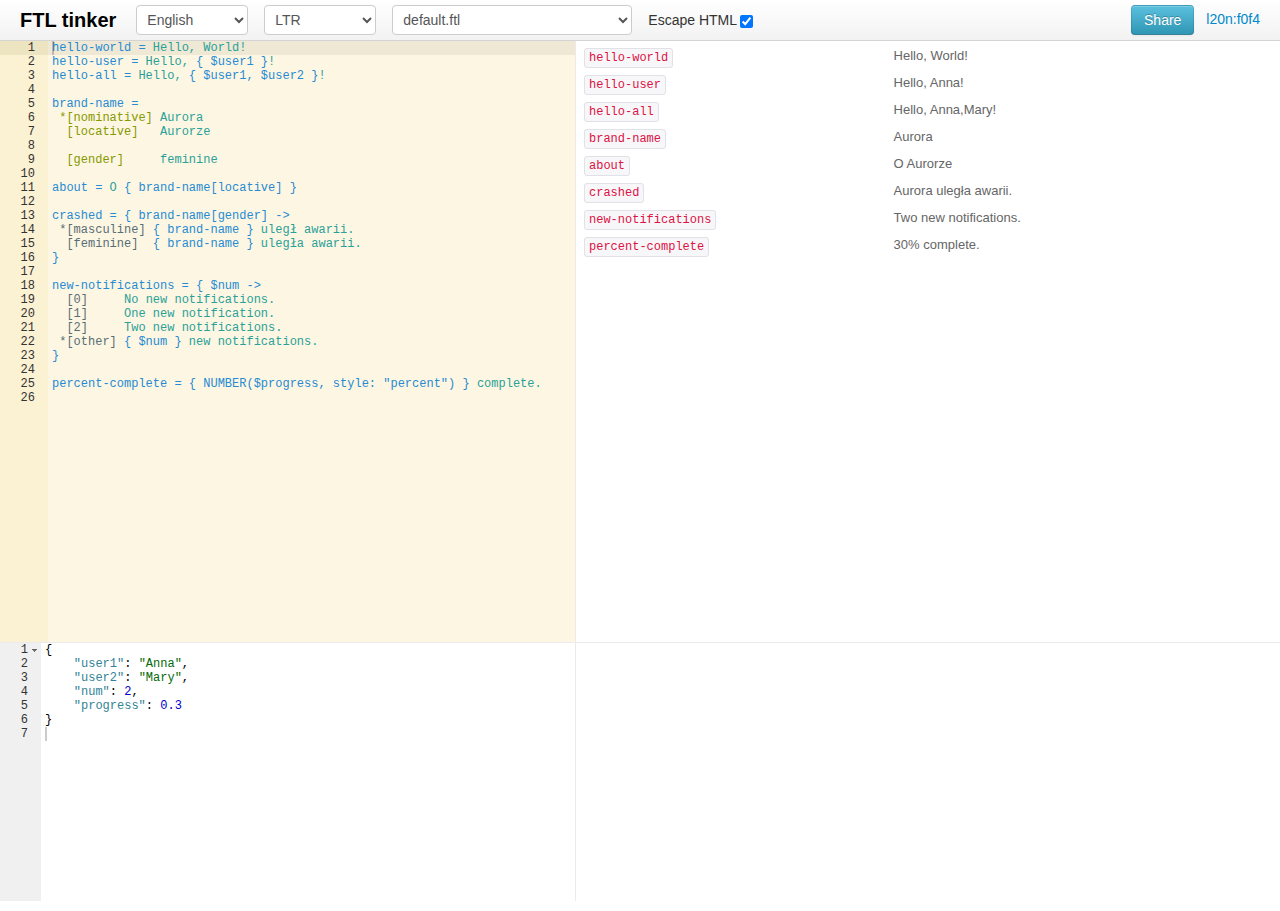
<file: index.html>
<!doctype html>
<html>
  <head>
    <meta charset="utf-8">
    <title>FTL tinker</title>
    <link href="lib/bootstrap/css/bootstrap.css" rel="stylesheet">
    <link href="style.css" rel="stylesheet">

    <script type="text/javascript" src="lib/l20n.js"></script>
  </head>
  <body>
    <header class="navbar navbar-static-top">
      <div class="navbar-inner">
        <div>
          <a id="logo" class="brand" href="#">FTL tinker</a>
        </div>
        <div>
          <select id="lang">
            <option value="en-US" selected>English</option>
            <option value="pl">Polish</option>
          </select>
        </div>
        <div>
          <select id="dir">
            <option value="ltr" selected>LTR</option>
            <option value="rtl">RTL</option>
          </select>
        </div>
        <div>
          <select id="fixture">
            <option value="default" selected>default.ftl</option>
            <option value="basic">basic.ftl</option>
            <option value="aboutDialog">/browser/aboutDialog.ftl</option>
            <option value="aboutRobots">/browser/aboutRobots.ftl</option>
            <option value="tabbrowser">/browser/tabbrowser.ftl</option>
            <option value="aboutLocalization">/global/aboutLocalization.ftl</option>
            <option value="aboutSupport">/global/aboutSupport.ftl</option>
          </select>
        </div>
        <div>
          <label for="escape-html">Escape HTML</label>
          <input id="escape-html" type="checkbox" checked>
        </div>
        <div class="rev">
          <button id="share" class="btn btn-info" type="button">Share</button>
          <a href="https://github.com/l20n/l20n.js/commit/f0f490f7ae8a808edaadbc4c554455656371e546">
            l20n:f0f4
          </a>
        </div>
      </div>
    </header>

    <div class="container-fluid">
      <div class="row-fluid">
        <section class="span2 narrow">
          <div id="source"></div>
          <div id="context"></div>
        </section>

        <section class="span2 wide">
          <dl id="output"></dl>
          <dl id="errors"></dl>
        </section>
      </div>
    </div>

    <script src="lib/jquery-1.9.0.min.js"></script>
    <script src="lib/bootstrap/js/bootstrap.js"></script>
    <script src="lib/ace/ace.js"></script>
    <script src="demo.js"></script>
    <script src="script.js"></script>
  </body>
</html>
</file>
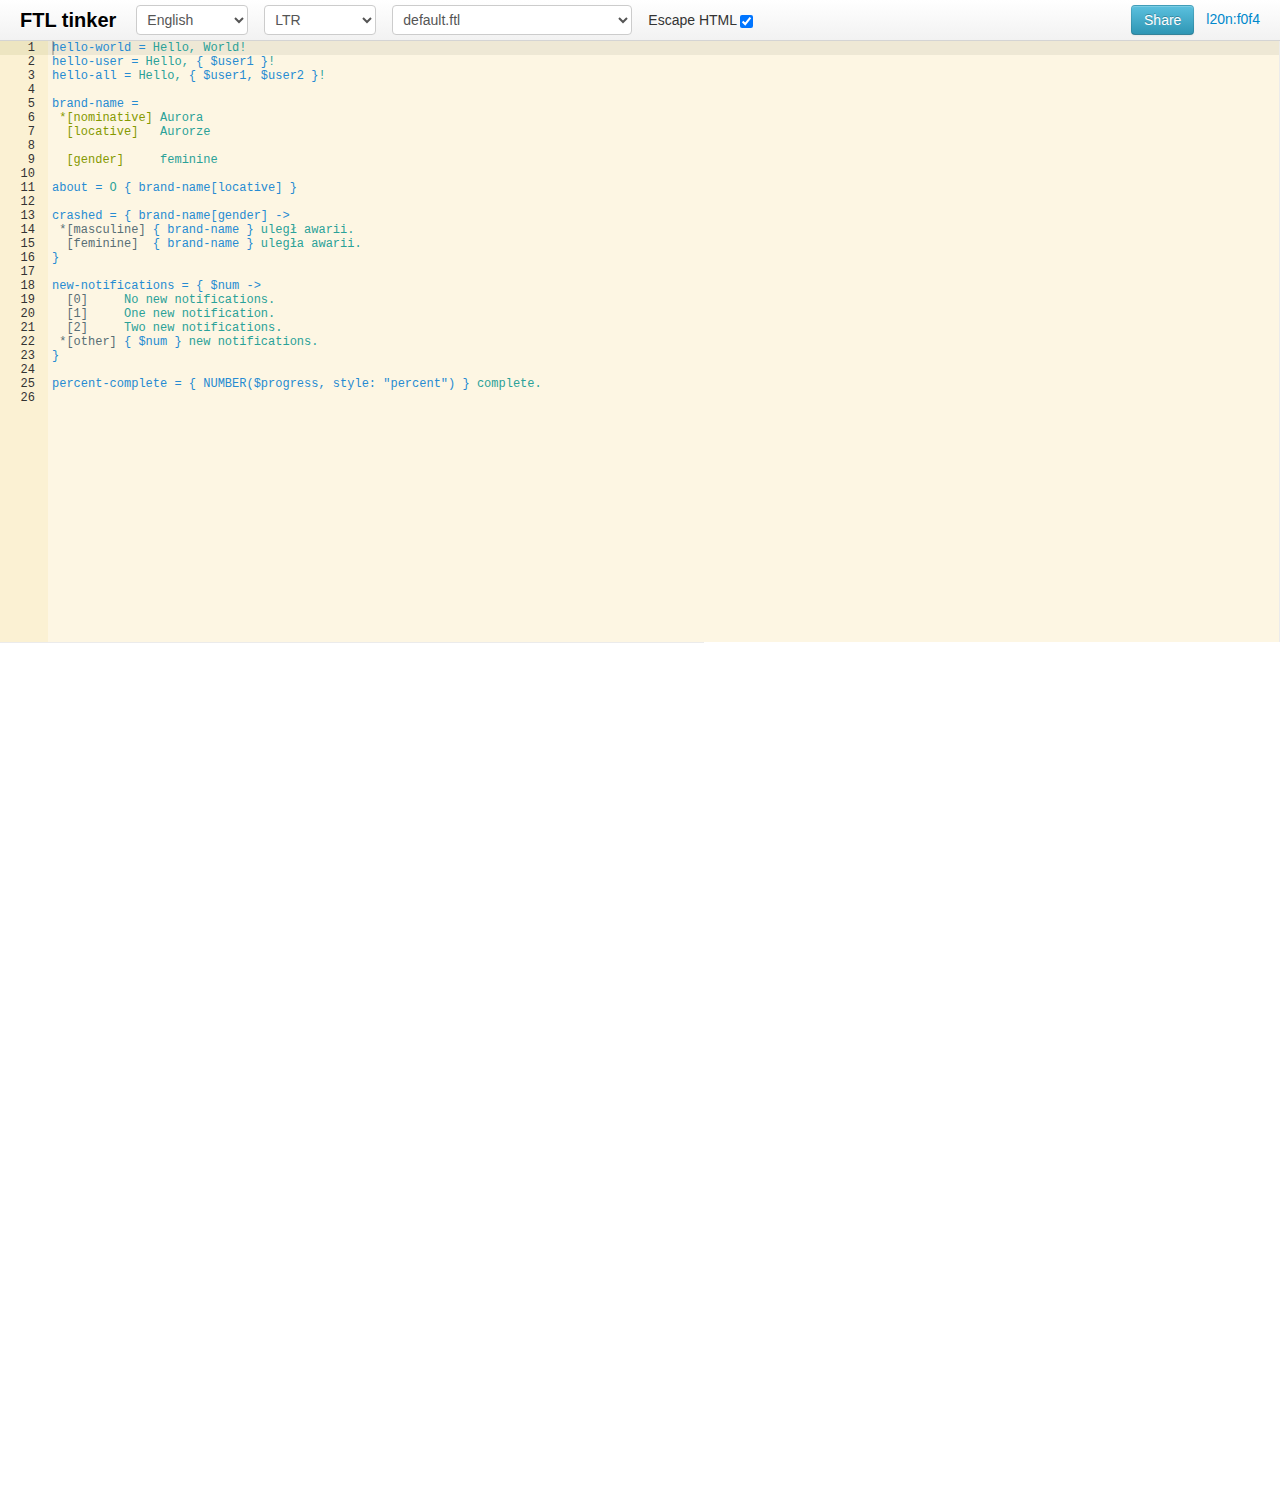
<file: demo.html>
<!doctype html>
<html>
  <head>
    <meta charset="utf-8">
    <title>FTL tinker</title>
    <link href="lib/bootstrap/css/bootstrap.css" rel="stylesheet">
    <link href="style.css" rel="stylesheet">

    <style>
      #demo {
        height: 70%;
      }
      #source {
        height: 100%;
      }
      #context, #output {
        display: none;
      }
    </style>

    <script type="text/javascript" src="lib/l20n.js"></script>
  </head>
  <body>
    <header class="navbar navbar-static-top">
      <div class="navbar-inner">
        <div>
          <a id="logo" class="brand" href="#">FTL tinker</a>
        </div>
        <div>
          <select id="lang">
            <option value="en-US" selected>English</option>
            <option value="pl">Polish</option>
          </select>
        </div>
        <div>
          <select id="dir">
            <option value="ltr" selected>LTR</option>
            <option value="rtl">RTL</option>
          </select>
        </div>
        <div>
          <select id="fixture">
            <option value="default" selected>default.ftl</option>
            <option value="basic">basic.ftl</option>
            <option value="aboutDialog">/browser/aboutDialog.ftl</option>
            <option value="aboutRobots">/browser/aboutRobots.ftl</option>
            <option value="tabbrowser">/browser/tabbrowser.ftl</option>
            <option value="aboutLocalization">/global/aboutLocalization.ftl</option>
            <option value="aboutSupport">/global/aboutSupport.ftl</option>
          </select>
        </div>
        <div>
          <label for="escape-html">Escape HTML</label>
          <input id="escape-html" type="checkbox" checked>
        </div>
        <div class="rev">
          <button id="share" class="btn btn-info" type="button">Share</button>
          <a href="https://github.com/l20n/l20n.js/commit/f0f490f7ae8a808edaadbc4c554455656371e546">
            l20n:f0f4
          </a>
        </div>
      </div>
    </header>

    <div class="container-fluid">
      <div class="row-fluid">
        <section id="demo">
          <div id="source"></div>
        </section>

        <section class="span2 wide">
          <dl id="errors"></dl>
        </section>

        <dl id="output"></dl>
        <div id="context"></div>
      </div>
    </div>

    <script src="lib/jquery-1.9.0.min.js"></script>
    <script src="lib/bootstrap/js/bootstrap.js"></script>
    <script src="lib/ace/ace.js"></script>
    <script src="demo.js"></script>
    <script src="script.js"></script>
  </body>
</html>
</file>
<file: style.css>
html {
  height: 100%;
}

body {
  height: 100%;
  overflow: hidden;
}

.navbar-inner {
    display: flex;
    align-items: center;
}

.rev {
    flex: 1 1 auto;
    text-align: right;
}

#logo {
  font-weight: bold;
  color: #000000;
}

.popover-title {
  padding-left: 8px;
}

#share-url {
    margin-left: -6px;
}

label {
    display: inline;
}

header input[type="checkbox"],
header select {
    margin: 0 1rem 0 0;
}

.navbar .btn {
    margin: 0 .5rem 0;
}

#dir,
#lang {
    width: 7rem;
}

#fixture {
    width: 15rem;
}

.container-fluid .row-fluid {
  bottom: 0;
  top: 41px;
  left: 0;
  right: 0;
  position: absolute;
}

.container-fluid .row-fluid .span2 {
  background: #FFFFFF;
  position: relative;
  height: 100%;
  margin: 0;
}

.row-fluid .narrow {
    width: 45%;
}

.row-fluid .wide {
    width: 55%;
}

#source,
#output {
  height: 70%;
}

#source {
  background-color: rgb(253, 246, 227);
}

#context,
#errors {
  border-top: 1px solid #EBEBEB;
  height: 30%;
}

#source,
#context {
  border-right: 1px solid #EBEBEB;
}

.ace_scrollbar {
  overflow-x: hidden;
  overflow-y: auto !important;
}

dl {
  margin: 0;
}

dd {
  margin: 0;
  white-space: pre-wrap;
}

#output {
  overflow-y: auto;
}

#output div {
  margin: 5px 8px 0;
}

#output dt {
  display: inline-block;
  width: 45%;
}

#output dt code {
  color: #DD1144;
  font-weight: normal;
}

#output dt code.disabled {
  color: #999999;
}

#output dd {
  width: 55%;
  color: #666666;
  display: inline-block;
  vertical-align: top;
  font-size: 13px;
}

#errors {
  overflow-y: auto;
  padding: 5px 8px;
}

#errors dt {
  color: #DD1144;
}

#errors pre em {
  font-style: normal;
  background-color: #FEBECE;
}
</file>
